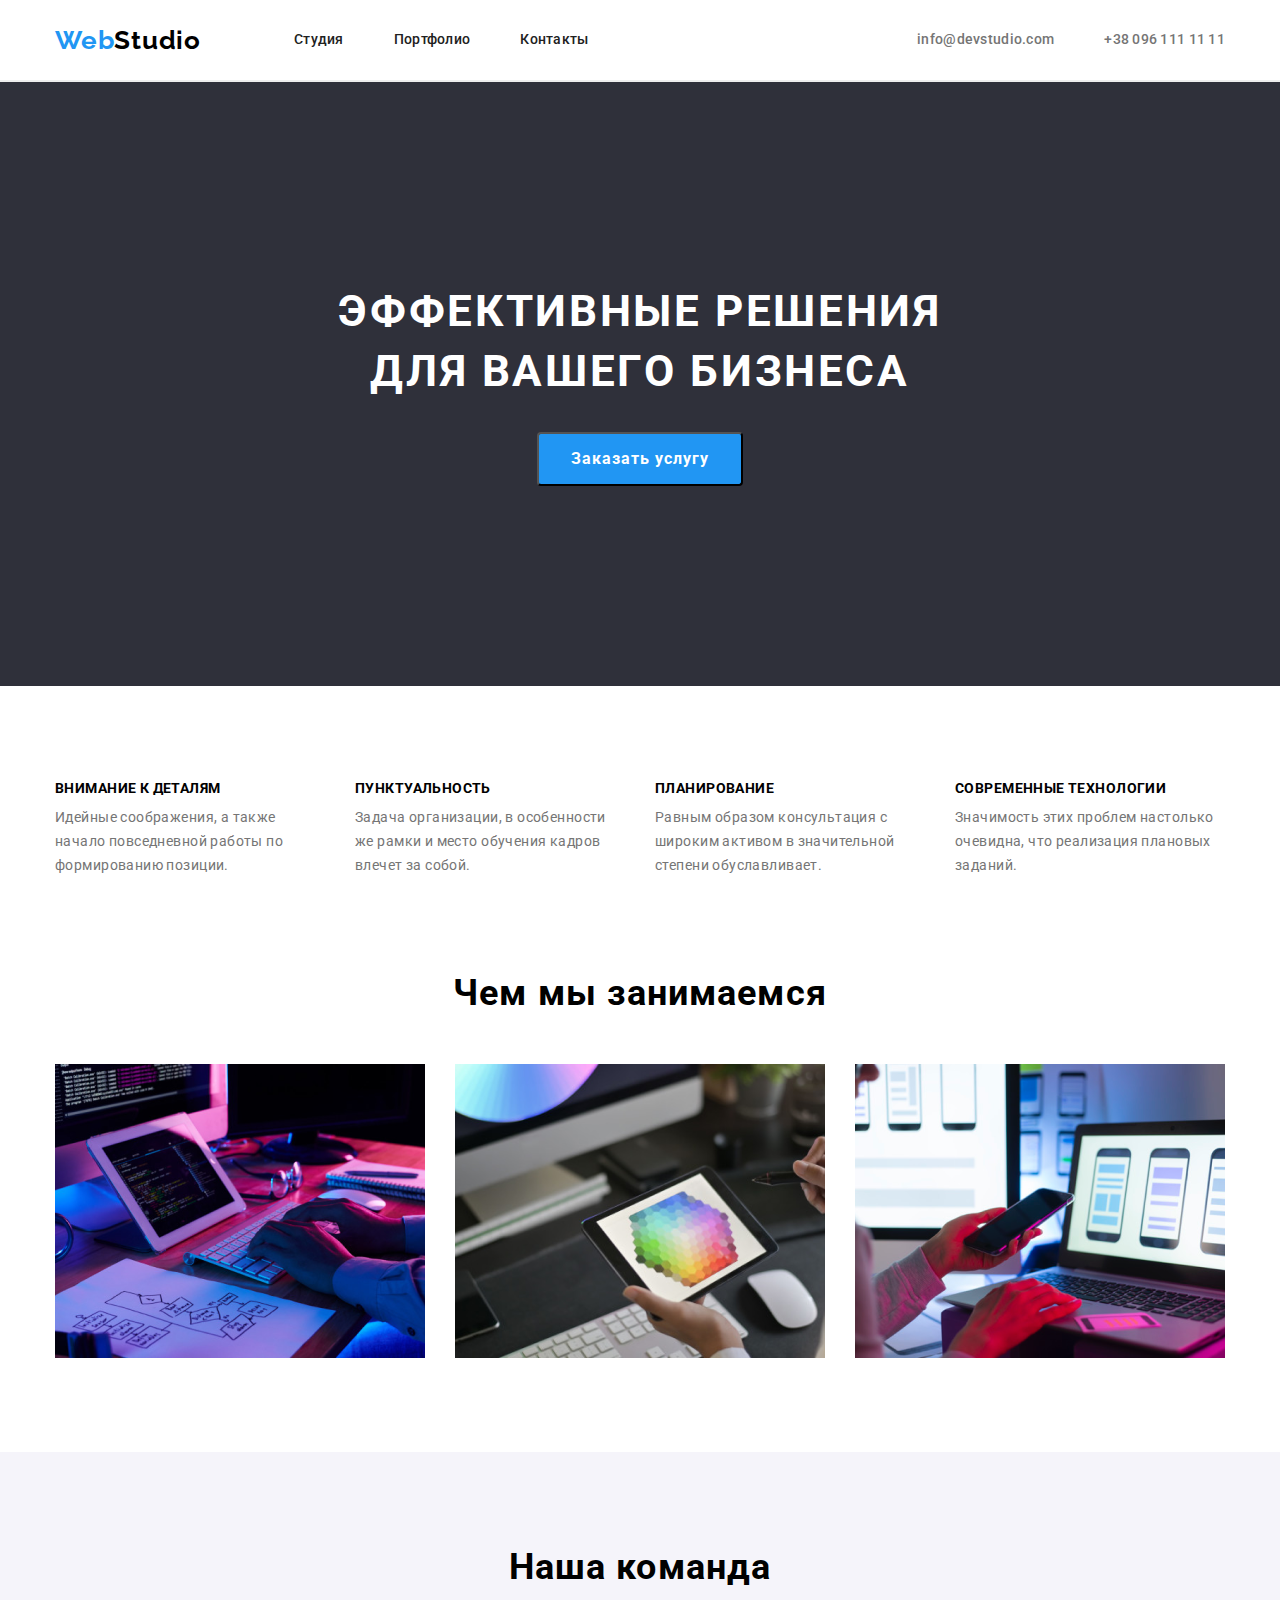
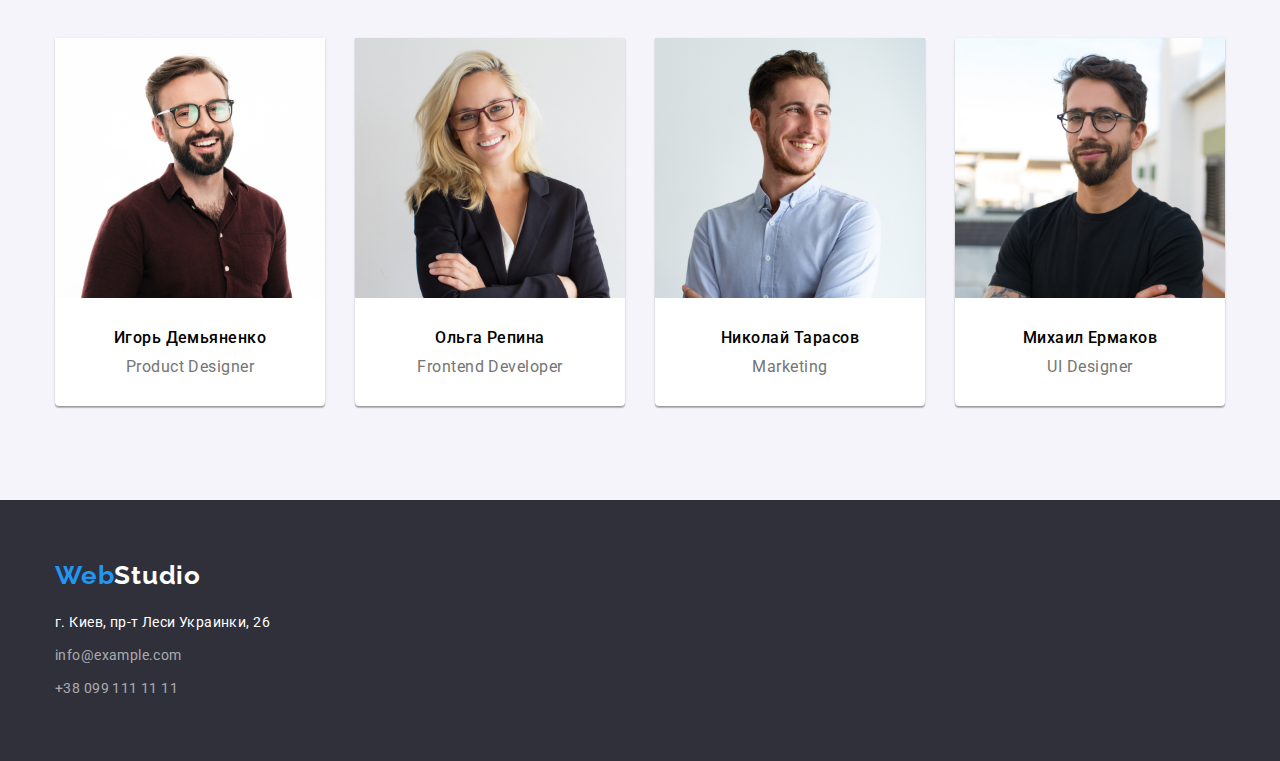
<file: index.html>
<!DOCTYPE html>
<html lang="ru">
  <head>
    <meta charset="UTF-8" />
    <meta http-equiv="X-UA-Compatible" content="IE=edge" />
    <meta name="viewport" content="width=device-width, initial-scale=1.0" />
    <title>WebStudio</title>
    <link rel="preconnect" href="https://fonts.googleapis.com" />
    <link rel="preconnect" href="https://fonts.gstatic.com" crossorigin />
    <link
      href="https://fonts.googleapis.com/css2?family=Raleway:wght@700&family=Roboto:wght@400;500;700;900&display=swap"
      rel="stylesheet"
    />
    <link
      rel="stylesheet"
      href="https://cdnjs.cloudflare.com/ajax/libs/modern-normalize/1.0.0/modern-normalize.min.css"
    />
    <link rel="stylesheet" href="./css/style.css" />
  </head>
  <body>
    <header class="header">
      <div class="container header-box">
        <nav class="header-nav">
          <a href="" class="header-logo link"
            >Web<span class="header-logo-color">Studio</span>
          </a>

          <ul class="header-list">
            <li class="header-item">
              <a href="" class="link header-link">Студия</a>
            </li>
            <li class="header-item">
              <a href="./portfolio.html" class="link header-link">Портфолио</a>
            </li>
            <li class="header-item">
              <a href="" class="link header-link">Контакты</a>
            </li>
          </ul>
        </nav>
        <ul class="list-info">
          <li class="item-info">
            <a href="" class="link header-mail">info@devstudio.com</a>
          </li>
          <li class="item-info">
            <a href="" class="link header-number">+38 096 111 11 11</a>
          </li>
        </ul>
      </div>
    </header>
    <main>
      <!-- ---------------------герой ------------------------------>
      <section class="hero">
        <div class="container">
          <h1 class="hero-title">Эффективные решения для вашего бизнеса</h1>
          <button type="button" class="btn">Заказать услугу</button>
        </div>
      </section>

      <!-- ----------------------main------------------------------>
      <section class="main-work">
        <div class="container">
          <ul class="main-list">
            <li class="main-item">
              <h2 class="main-title">Внимание к деталям</h2>
              <p class="main-paragraph">
                Идейные соображения, а также начало повседневной работы по
                формированию позиции.
              </p>
            </li>
            <li class="main-item">
              <h2 class="main-title">Пунктуальность</h2>
              <p class="main-paragraph">
                Задача организации, в особенности же рамки и место обучения
                кадров влечет за собой.
              </p>
            </li>
            <li class="main-item">
              <h2 class="main-title">Планирование</h2>
              <p class="main-paragraph">
                Равным образом консультация с широким активом в значительной
                степени обуславливает.
              </p>
            </li>
            <li class="main-item">
              <h2 class="main-title">Современные технологии</h2>
              <p class="main-paragraph">
                Значимость этих проблем настолько очевидна, что реализация
                плановых заданий.
              </p>
            </li>
          </ul>
        </div>
      </section>
      <section class="work">
        <div class="container">
          <h2 class="work-title">Чем мы занимаемся</h2>
          <ul class="work-list">
            <li class="work-item">
              <img
                src="./img/box1.png"
                alt="руки"
                width="370"
                class="img-style"
              />
            </li>
            <li class="work-item">
              <img
                src="./img/img-2.png"
                alt="айпад"
                width="370"
                class="img-style"
              />
            </li>
            <li class="work-item">
              <img
                src="./img/img.png"
                alt="телефон"
                width="370"
                class="img-style"
              />
            </li>
          </ul>
        </div>
      </section>
      <section class="team">
        <div class="container">
          <h2 class="team-title">Наша команда</h2>
          <ul class="team-list">
            <li class="team-item">
              <img
                src="./img/img.jpg"
                alt="Игорь Демьяненко"
                width="270"
                class="team-link img-style"
              />
              <div class="team-box">
                <h3 class="team-name">Игорь Демьяненко</h3>
                <p class="team-work">Product Designer</p>
              </div>
            </li>

            <li class="team-item">
              <img
                src="./img/img-2.jpg"
                alt="Ольга Репина"
                width="270"
                class="team-link img-style"
              />
              <div class="team-box">
                <h3 class="team-name">Ольга Репина</h3>
                <p class="team-work">Frontend Developer</p>
              </div>
            </li>
            <li class="team-item">
              <img
                src="./img/img-3.jpg"
                alt="Николай Тарасов"
                width="270"
                class="team-link img-style"
              />
              <div class="team-box">
                <h3 class="team-name">Николай Тарасов</h3>
                <p class="team-work">Marketing</p>
              </div>
            </li>
            <li class="team-item">
              <img
                src="./img/img-4.jpg"
                alt="Михаил Ермаков"
                width="270"
                class="team-link img-style"
              />
              <div class="team-box">
                <h3 class="team-name">Михаил Ермаков</h3>
                <p class="team-work">UI Designer</p>
              </div>
            </li>
          </ul>
        </div>
      </section>
    </main>
    <footer class="footer">
      <div class="container">
        <a href="" class="footer-logo link"
          >Web<span class="footer-logo-color">Studio</span></a
        >
        <address class="footer-address">
          <ul>
            <li class="footer-list">
              <a href="" class="link footer-item-address"
                >г. Киев, пр-т Леси Украинки, 26</a
              >
            </li>
            <li class="footer-list">
              <a href="" class="link footer-item-mail">info@example.com</a>
            </li>
            <li class="footer-list">
              <a href="" class="link footer-item-number">+38 099 111 11 11</a>
            </li>
          </ul>
        </address>
      </div>
    </footer>
  </body>
</html>
</file>
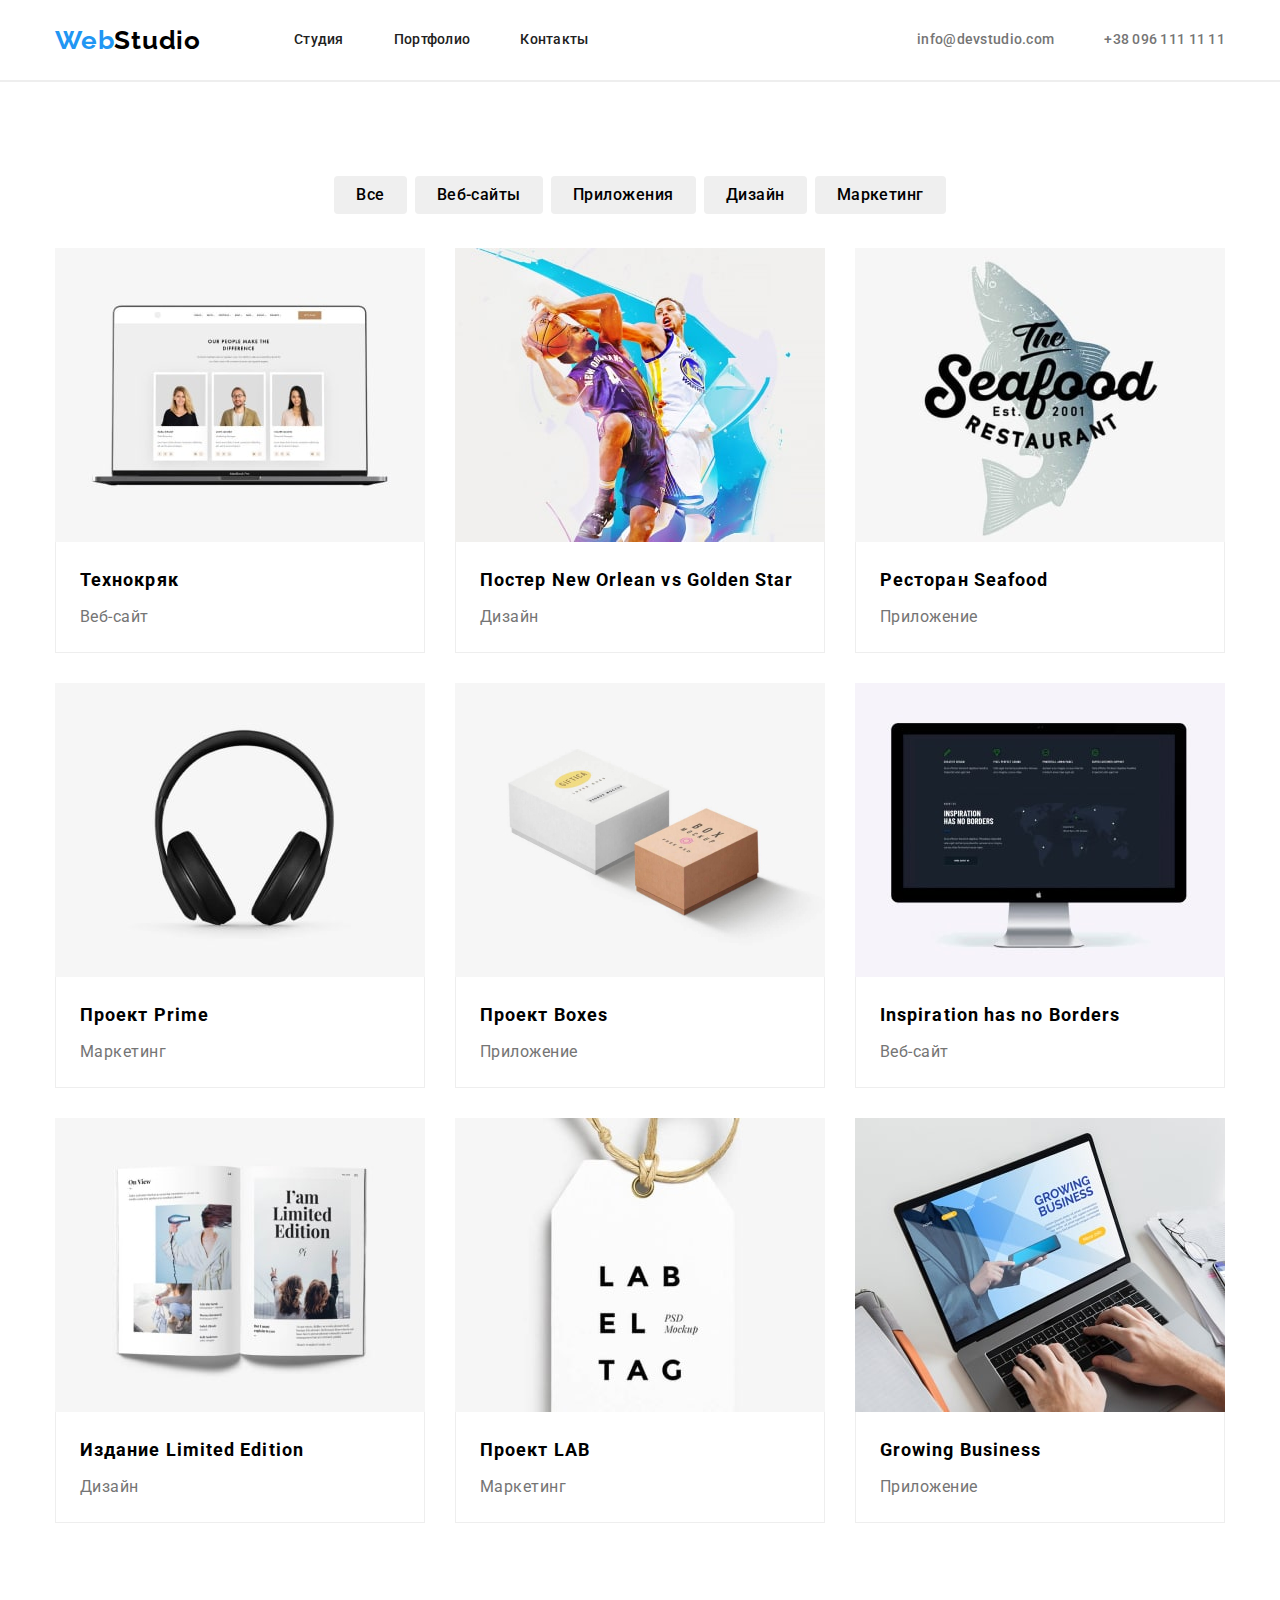
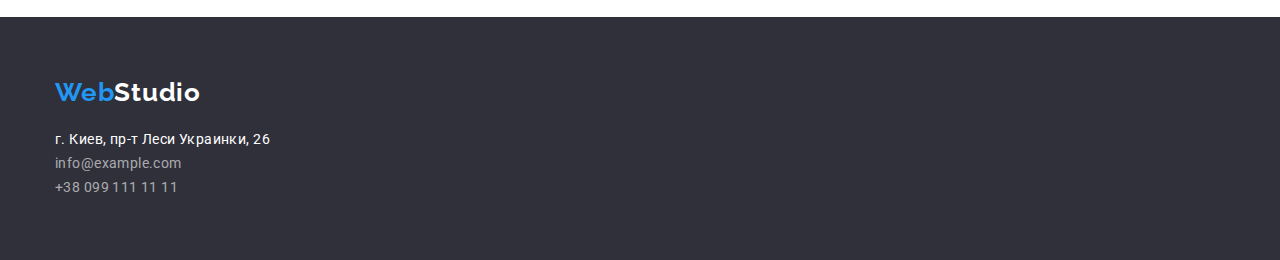
<file: portfolio.html>
<!DOCTYPE html>
<html lang="ru">
  <head>
    <meta charset="UTF-8" />
    <meta http-equiv="X-UA-Compatible" content="IE=edge" />
    <meta name="viewport" content="width=device-width, initial-scale=1.0" />
    <title>WebStudio</title>
    <link rel="preconnect" href="https://fonts.googleapis.com" />
    <link rel="preconnect" href="https://fonts.gstatic.com" crossorigin />
    <link
      href="https://fonts.googleapis.com/css2?family=Raleway:wght@700&family=Roboto:wght@400;500;700;900&display=swap"
      rel="stylesheet"
    />
    <link
      rel="stylesheet"
      href="https://cdnjs.cloudflare.com/ajax/libs/modern-normalize/1.0.0/modern-normalize.min.css"
    />
    <link rel="stylesheet" href="./css/style.css" />
  </head>
  <body>
    <header class="header">
      <div class="container header-box">
        <nav class="header-nav">
          <a href="" class="header-logo link"
            >Web<span class="header-logo-color">Studio</span>
          </a>
          <ul class="header-list">
            <li class="header-item">
              <a href="./index.html" class="link header-link">Студия</a>
            </li>
            <li class="header-item">
              <a href="./portfolio.html" class="link header-link">Портфолио</a>
            </li>
            <li class="header-item">
              <a href="" class="link header-link">Контакты</a>
            </li>
          </ul>
        </nav>
        <ul class="list-info">
          <li class="item-info">
            <a href="" class="link header-mail">info@devstudio.com</a>
          </li>
          <li class="item-info">
            <a href="" class="link header-number">+38 096 111 11 11</a>
          </li>
        </ul>
      </div>
    </header>

    <section class="container section-portfolio">
      <ul class="main-link">
        <li class="main-list-port">
          <button type="button" class="portfolio-btn">Все</button>
        </li>
        <li class="main-list-port">
          <button type="button" class="portfolio-btn">Веб-сайты</button>
        </li>
        <li class="main-list-port">
          <button type="button" class="portfolio-btn">Приложения</button>
        </li>
        <li class="main-list-port">
          <button type="button" class="portfolio-btn">Дизайн</button>
        </li>
        <li class="main-list-port">
          <button type="button" class="portfolio-btn">Маркетинг</button>
        </li>
      </ul>

      <ul class="main-page">
        <li class="card-border">
          <img
            src="./img/img-min1.jpg"
            alt="ноутбук"
            width="370"
            class="portfolio-page img-style"
          />
          <div class="title-text-box">
            <h2 class="portfolio-title">Технокряк</h2>
            <p class="portfolio-text">Веб-сайт</p>
          </div>
        </li>
        <li class="card-border">
          <img
            src="./img/img-min2.jpg"
            alt="баскетбол"
            width="370"
            class="portfolio-page img-style"
          />
          <div class="title-text-box">
            <h2 class="portfolio-title">Постер New Orlean vs Golden Star</h2>
            <p class="portfolio-text">Дизайн</p>
          </div>
        </li>
        <li class="card-border">
          <img
            src="./img/img-min3.jpg"
            alt="ресторан"
            width="370"
            class="portfolio-page img-style"
          />
          <div class="title-text-box">
            <h2 class="portfolio-title">Ресторан Seafood</h2>
            <p class="portfolio-text">Приложение</p>
          </div>
        </li>
        <li class="card-border">
          <img
            src="./img/img-min4.jpg"
            alt="наушники"
            width="370"
            class="portfolio-page img-style"
          />
          <div class="title-text-box">
            <h2 class="portfolio-title">Проект Prime</h2>
            <p class="portfolio-text">Маркетинг</p>
          </div>
        </li>
        <li class="card-border">
          <img
            src="./img/img5.jpg"
            alt="коробки"
            width="370"
            class="portfolio-page img-style"
          />
          <div class="title-text-box">
            <h2 class="portfolio-title">Проект Boxes</h2>
            <p class="portfolio-text">Приложение</p>
          </div>
        </li>
        <li class="card-border">
          <img
            src="./img/img-min6.jpg"
            alt="монитор"
            width="370"
            class="portfolio-page img-style"
          />
          <div class="title-text-box">
            <h2 class="portfolio-title">Inspiration has no Borders</h2>
            <p class="portfolio-text">Веб-сайт</p>
          </div>
        </li>
        <li class="card-border">
          <img
            src="./img/img-min7.jpg"
            alt="книга"
            width="370"
            class="portfolio-page img-style"
          />
          <div class="title-text-box">
            <h2 class="portfolio-title">Издание Limited Edition</h2>
            <p class="portfolio-text">Дизайн</p>
          </div>
        </li>
        <li class="card-border">
          <img
            src="./img/img-min8.jpg"
            alt="бирка"
            width="370"
            class="portfolio-page img-style"
          />
          <div class="title-text-box">
            <h2 class="portfolio-title">Проект LAB</h2>
            <p class="portfolio-text">Маркетинг</p>
          </div>
        </li>
        <li class="card-border">
          <img
            src="./img/img-min9.jpg"
            alt="ноутбук"
            width="370"
            class="portfolio-page img-style"
          />
          <div class="title-text-box">
            <h2 class="portfolio-title">Growing Business</h2>
            <p class="portfolio-text">Приложение</p>
          </div>
        </li>
      </ul>
    </section>

    <footer class="footer">
      <div class="container">
        <a href="" class="footer-logo link"
          >Web<span class="footer-logo-color">Studio</span></a
        >
        <address class="footer-address">
          <ul class="footer-list">
            <li>
              <a href="" class="link footer-item-address"
                >г. Киев, пр-т Леси Украинки, 26</a
              >
            </li>
            <li class="">
              <a href="" class="link footer-item-mail">info@example.com</a>
            </li>
            <li class="footer-item">
              <a href="" class="link footer-item-number">+38 099 111 11 11</a>
            </li>
          </ul>
        </address>
      </div>
    </footer>
  </body>
</html>
</file>
<file: css/style.css>
:root {
  --primery-text-color: #757575;
  --title-text-color: #212121;
  --acent-color: #2196f3;
  --primery-white-color: #ffffff;
  --primery-black-color: #000000;
  --footer-color: #2f303a;
}

* {
  margin: 0;
  padding: 0;
}

body {
  background-color: var(--primery-white-color);

  font-family: "Roboto", sans-serif;

  letter-spacing: 0.03em;
  /* outline: 2px solid tomato; */
}

ul {
  list-style: none;
}

.link {
  text-decoration: none;
}

.container {
  width: 1200px;
  margin: 0 auto;
  padding-left: 15px;
  padding-right: 15px;
  /* outline: 2px solid #2196f3; */
}

.img-style {
  display: block;
  max-width: 100%;
  height: auto;
}

/* header */
.header {
  border-bottom: 2px solid #eeeeee;
}

.header-box,
.header-nav {
  display: flex;
  align-items: center;
}
.header-logo {
  display: block;

  font-family: "Raleway", sans-serif;
  font-style: normal;
  font-weight: 700;
  font-size: 26px;
  line-height: 1.19em;
  letter-spacing: 0.03em;

  color: var(--acent-color);
}
.header-logo-color {
  color: var(--primery-black-color);
}

.header-list {
  display: flex;
  margin-left: 93px;
}

.header-item {
  margin-right: 50px;
}
.header-item:last-child {
  margin-right: 0;
}
.header-link {
  display: block;
  padding-top: 32px;
  padding-bottom: 32px;

  font-weight: 500;
  font-style: normal;
  font-size: 14px;
  line-height: 1.14em;
  letter-spacing: 0.02em;
  color: var(--title-text-color);
}

.header-link:hover {
  color: var(--acent-color);
}

.list-info {
  display: flex;
  margin-left: auto;
}

.item-info {
  margin-left: 50px;
}
.item-info:last-child {
  margin-right: 0;
}

.item-info:first-child {
  margin-left: 0;
}

.header-mail,
.header-number {
  display: block;
  padding-top: 32px;
  padding-bottom: 32px;
  font-weight: 500;
  font-style: normal;
  font-size: 14px;
  line-height: 1.14em;
  letter-spacing: 0.02em;
  color: var(--primery-text-color);
}
.header-mail:hover,
.header-number:hover {
  color: var(--acent-color);
}

/* -----------hero------------ */

.hero {
  text-align: center;
  background-color: var(--footer-color);
  padding-top: 200px;
  padding-bottom: 200px;
}

.hero-title {
  margin-bottom: 30px;
  margin-left: auto;
  margin-right: auto;
  width: 696px;

  font-style: normal;
  font-size: 44px;
  line-height: 1.36em;

  letter-spacing: 0.06em;
  text-transform: uppercase;
  color: var(--primery-white-color);
}
button {
  font-family: inherit;
}
.btn {
  text-align: center;
  min-width: 200px;
  padding: 10px 32px;
  background-color: var(--acent-color);
  color: var(--primery-white-color);
  border-radius: 4px;
  cursor: pointer;

  font-style: normal;
  font-weight: 700;
  font-size: 16px;
  line-height: 1.88em;
  letter-spacing: 0.06em;
}
.btn:hover {
  color: var(--primery-white-color);
}

/* main */

.main-work {
  padding-top: 94px;
}
.main-list {
  display: flex;
}
.main-item {
  margin-right: 30px;
  width: 270px;
  margin-left: auto;
}
.main-item:last-child {
  margin-right: 0;
}

.main-title {
  margin-bottom: 10px;

  font-style: normal;
  font-weight: 700;
  font-size: 14px;
  line-height: 16px;
  letter-spacing: 0.03em;
  text-transform: uppercase;
  color: var(--primery-black-color);
}

.main-paragraph {
  font-style: normal;
  font-weight: 400;
  font-size: 14px;
  line-height: 1.71em;
  letter-spacing: 0.03em;

  color: var(--primery-text-color);
}

/* work */
.work {
  padding-top: 94px;
  padding-bottom: 94px;
}
.work-title {
  margin-bottom: 50px;

  font-style: normal;
  font-weight: 700;
  font-size: 36px;
  line-height: 1.17em;
  text-align: center;
  letter-spacing: 0.03em;
  color: var(--primery-black-color);
}
.work-list {
  display: flex;
}
.work-item {
  margin-right: 30px;
  margin-left: auto;
}
.work-item:last-child {
  margin-right: 0;
}

/* team */
.team {
  padding-top: 94px;
  padding-bottom: 94px;
}
.team-title {
  margin-bottom: 50px;

  font-style: normal;
  font-weight: 700;
  font-size: 36px;
  line-height: 1.17em;
  text-align: center;
  letter-spacing: 0.03em;
  color: var(--primery-black-color);
}

.team {
  background: #f5f4fa;
}
.team-list {
  display: flex;
}
.team-item {
  margin-left: 30px;

  background: var(--primery-white-color);
  box-shadow: 0px 1px 3px rgba(0, 0, 0, 0.12), 0px 1px 1px rgba(0, 0, 0, 0.14),
    0px 2px 1px rgba(0, 0, 0, 0.2);
  border-radius: 0px 0px 4px 4px;
}

.team-item:first-child {
  margin-left: 0;
}
.team-box {
  padding-top: 30px;
  padding-bottom: 30px;
}
.team-name {
  margin-bottom: 10px;
  font-weight: 500;
  font-size: 16px;
  line-height: 1.19em;

  text-align: center;
  letter-spacing: 0.03em;

  color: var(--primery-black-color);
}
.team-work {
  font-style: normal;
  font-weight: 400;
  font-size: 16px;
  line-height: 19px;
  /* identical to box height */
  text-align: center;
  letter-spacing: 0.03em;

  color: var(--primery-text-color);
}

/* footer */

.footer {
  background-color: var(--footer-color);
  padding-top: 60px;
  padding-bottom: 60px;
}

.footer-logo {
  display: block;
  margin-bottom: 20px;

  font-family: "Raleway";
  font-style: normal;
  font-weight: 700;
  font-size: 26px;
  line-height: 1.19em;
  letter-spacing: 0.03em;

  color: var(--acent-color);
}
.footer-logo-color {
  color: var(--primery-white-color);
}

.footer-list {
  padding-bottom: 9px;
}
.footer-list:last-child {
  padding-bottom: 0;
}
.footer-item-address {
  text-decoration: none;
  margin-bottom: 9px;

  font-style: normal;
  font-weight: 400;
  font-size: 14px;
  line-height: 1.71em;
  letter-spacing: 0.03em;
  color: var(--primery-white-color);
}
.footer-item-mail {
  margin-bottom: 9px;

  font-style: normal;
  font-weight: 400;
  font-size: 14px;
  line-height: 1.71em;
  letter-spacing: 0.03em;

  color: rgba(255, 255, 255, 0.6);
}
.footer-item-number {
  font-style: normal;
  font-weight: 400;
  font-size: 14px;
  line-height: 1.71em;
  letter-spacing: 0.03em;

  color: rgba(255, 255, 255, 0.6);
}

.footer-item-address:hover {
  color: var(--acent-color);
}
.footer-item-mail:hover {
  color: var(--acent-color);
}
.footer-item-number:hover {
  color: var(--acent-color);
}

/* ------------portfolio------------- */
.section-portfolio {
  /* outline: 2px solid tomato; */
  padding-bottom: 94px;
  padding-top: 94px;
}
.main-link {
  display: flex;
  margin-bottom: 34px;

  justify-content: center;
}

.portfolio-btn {
  margin-right: 8px;
  padding: 6px 22px;
  border: transparent;
  font-style: normal;
  font-weight: 500;
  font-size: 16px;
  line-height: 1.62em;
  text-align: center;
  letter-spacing: 0.03em;
  border-radius: 4px;
  color: var(--primery-black-color);

  cursor: pointer;
}
.portfolio-btn:last-child {
  margin-right: 0;
}

.portfolio-btn:hover {
  color: var(--primery-white-color);
  background-color: var(--acent-color);
}
.main-page {
  display: flex;
  flex-wrap: wrap;
}
.main-list-port {
  margin-right: 8px;
}
.main-list-port:last-child {
  margin-right: 0;
}
.portfolio-title {
  margin-bottom: 4px;
  font-style: normal;
  font-weight: 700;
  font-size: 18px;
  line-height: 2;

  letter-spacing: 0.06em;

  color: var(--primery-black-color);
}
.portfolio-text {
  font-style: normal;
  font-weight: 400;
  font-size: 16px;
  line-height: 1.88em;
  letter-spacing: 0.03em;

  color: var(--primery-text-color);
}
.card-border {
  width: 370px;
  margin-right: 30px;
  margin-bottom: 30px;
}
.card-border:nth-child(3n) {
  margin-right: 0;
}
.card-border:nth-last-child(-n + 3) {
  margin-bottom: 0;
}

.title-text-box {
  padding: 20px 24px;
  border-left: 1px solid #eeeeee;
  border-right: 1px solid #eeeeee;
  border-bottom: 1px solid #eeeeee;
}
</file>
